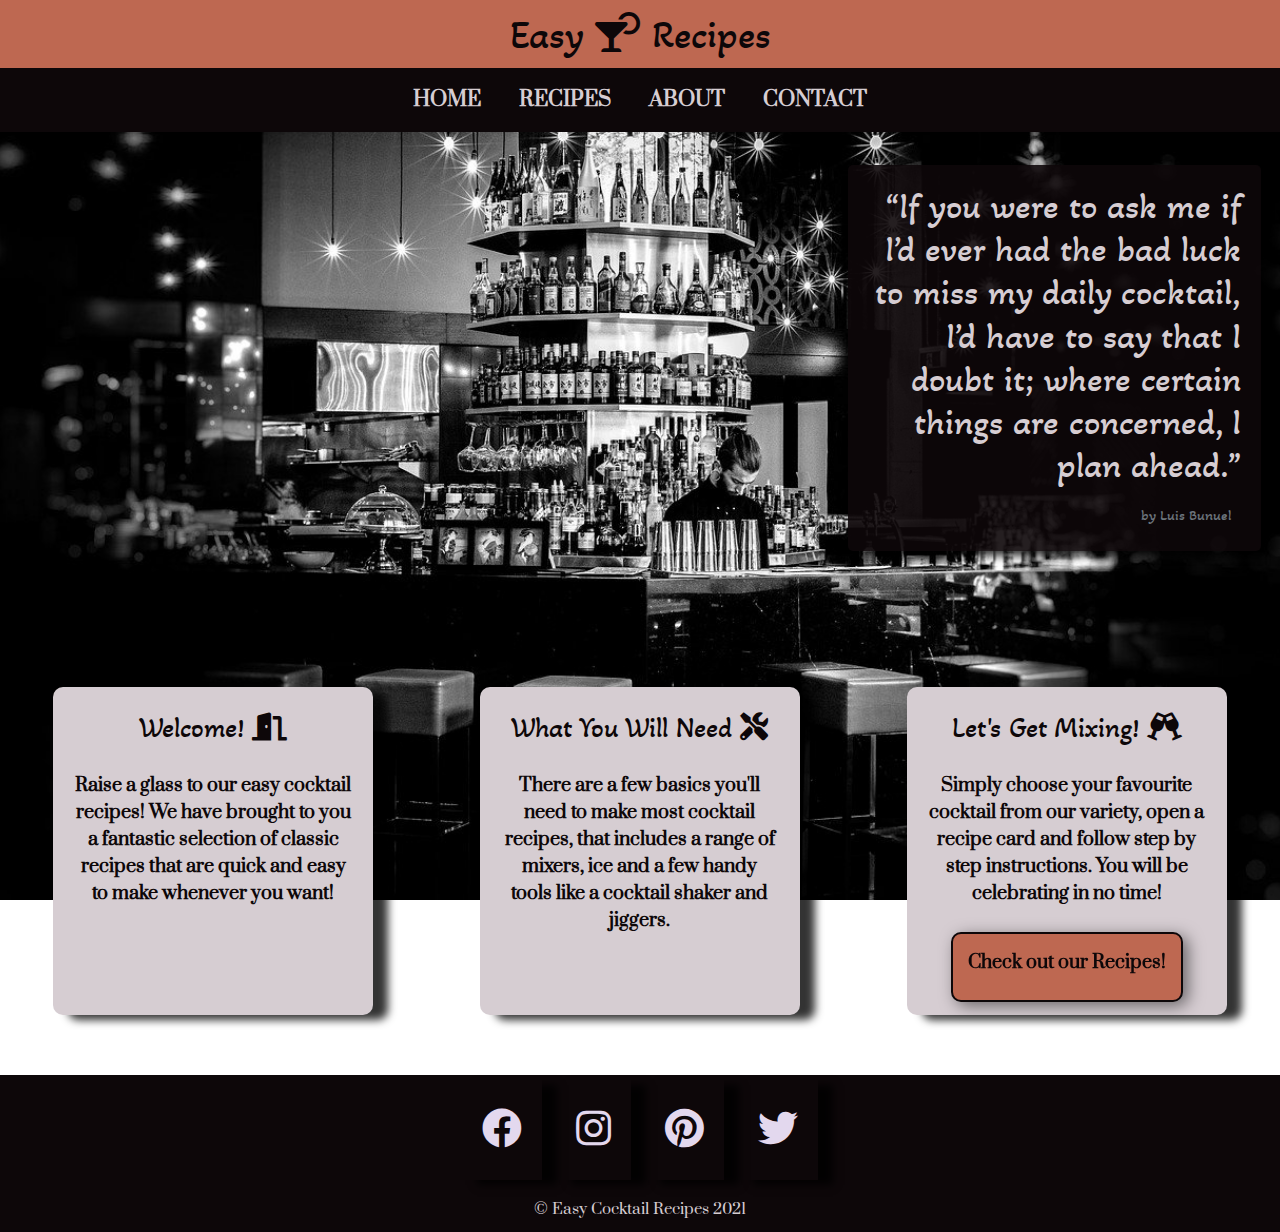
<file: index.html>
<!DOCTYPE html>
<html lang="en">

<head>
    <meta charset="UTF-8">
    <meta name="viewport" content="width=device-width, initial-scale=1.0">
    <meta name="description" content="cocktail recipes">
    <meta name="keywords" content="recipes, drinks, cocktails">
    <meta name="author" content="Marina Shalneva">
    <title>Easy-Cocktail-Recipes</title>
    <link rel="icon" type="image/png" sizes="16x16" href="assets/images/favicon-icon.png">
    <link rel="stylesheet" href="https://cdn.jsdelivr.net/npm/bootstrap@4.6.0/dist/css/bootstrap.min.css">
    <link rel="stylesheet" href="https://use.fontawesome.com/releases/v5.15.2/css/all.css">
    <link rel="stylesheet" href="assets/css/style.css" type="text/css">
</head>

<body>
    <!--Header-->
    <header class="container-fluid">
        <div class="row">
            <h1 class="col-12">
                Easy <i class="fas fa-cocktail" aria-hidden="true"></i><span class="sr-only">Cocktail</span> Recipes
            </h1>
            <!--Navigation-->
            <div class="navigation">
                <button class="toggle-btn ml-auto"><i class="fas fa-bars" aria-hidden="true"></i>
                    <span class="sr-only">Navigation Button</span>
                </button>
                <nav class="col-12">
                    <ul class="navMenu">
                        <li class="navItem">
                            <a class="navLink" href="index.html">Home</a>
                        </li>
                        <li class="navItem">
                            <a class="navLink" href="recipes.html">Recipes</a>
                        </li>
                        <li class="navItem">
                            <a class="navLink" href="about.html">About</a>
                        </li>
                        <li class="navItem">
                            <a class="navLink" href="contact.html">Contact</a>
                        </li>
                    </ul>
                </nav>
            </div>
        </div>
    </header>
    <section class="container-fluid hero-img" id="main">
        <!--Quote-->
        <div class="row">
            <div class="col-12 col-md-12 col-lg-5 ml-lg-auto quote">
                <h2>“If you were to ask me if I’d ever had the bad luck to miss my daily cocktail, I’d have to say that
                    I doubt it; where certain things are concerned, I plan ahead.”
                    <br><span class="text-muted">by Luis Bunuel</span>
                </h2>
            </div>
            <!--Call Outs-->
            <div class="row call-outs">
                <div class="col-12 col-md-5 col-lg-3 call-out">
                    <h2 class="sub-heading text-center">Welcome! <i class="fas fa-door-open"
                            aria-hidden="true"></i><span class="sr-only">open-door</span></h2>
                    <p class="text-center">Raise a glass to our easy cocktail recipes! We have brought to you a
                        fantastic
                        selection of classic recipes that are quick and easy to make whenever you want!
                    </p>
                </div>
                <div class="col-12 col-md-5 col-lg-3 call-out" id="call-out-2">
                    <h2 class="sub-heading text-center">What You Will Need <i class="fas fa-tools"
                            aria-hidden="true"></i><span class="sr-only">tools</span></h2>
                    <p class="text-center">There are a few basics you'll need to make most cocktail recipes, that
                        includes a
                        range of mixers, ice and a few handy tools like a cocktail shaker and jiggers.
                    </p>
                </div>
                <div class="col-12 col-md-5 offset-md-3 col-lg-3 offset-lg-0 call-out" id="call-out-3">
                    <h2 class="sub-heading text-center">Let's Get Mixing! <i class="fas fa-glass-cheers"
                            aria-hidden="true"></i><span class="sr-only">glass-cheers</span></h2>
                    <p class="text-center">Simply choose your favourite cocktail from our variety, open a
                        recipe card and follow step by step instructions. You will be celebrating in no time!
                    </p>
                    <div class="action">
                        <a class="navLink action-btn" href="recipes.html">Check out our Recipes!</a>
                    </div>
                </div>
            </div>
        </div>
    </section>
    <!--Footer-->
    <footer class="container-fluid">
        <div class="row">
            <div class="col-12">
                <ul class="social-icons">
                    <li>
                        <a href="https://www.facebook.com/" target="_blank" rel="noreferrer">
                            <i class="fab fa-facebook" aria-hidden="true"></i><span class="sr-only">Facebook</span></a>
                    </li>
                    <li>
                        <a href="https://www.instagram.com/" target="_blank" rel="noreferrer">
                            <i class="fab fa-instagram" aria-hidden="true"></i><span
                                class="sr-only">Instagram</span></a>
                    </li>
                    <li>
                        <a href="https://www.pinterest.co.uk/" target="_blank" rel="noreferrer">
                            <i class="fab fa-pinterest" aria-hidden="true"></i><span class="sr-only">Pintrest</span></a>
                    </li>
                    <li>
                        <a href="https://twitter.com/" target="_blank" rel="noreferrer">
                            <i class="fab fa-twitter" aria-hidden="true"></i><span class="sr-only">Twitter</span></a>
                    </li>
                </ul>
            </div>
        </div>
        <!--Copy Rights-->
        <div class="row">
            <div class="col text-center copy-rights">
                <span>&copy; Easy Cocktail Recipes 2021</span>
            </div>
        </div>
    </footer>
    <script src="https://code.jquery.com/jquery-3.5.1.min.js"></script>
    <script src="assets/js/script.js"></script>
</body>

</html>
</file>
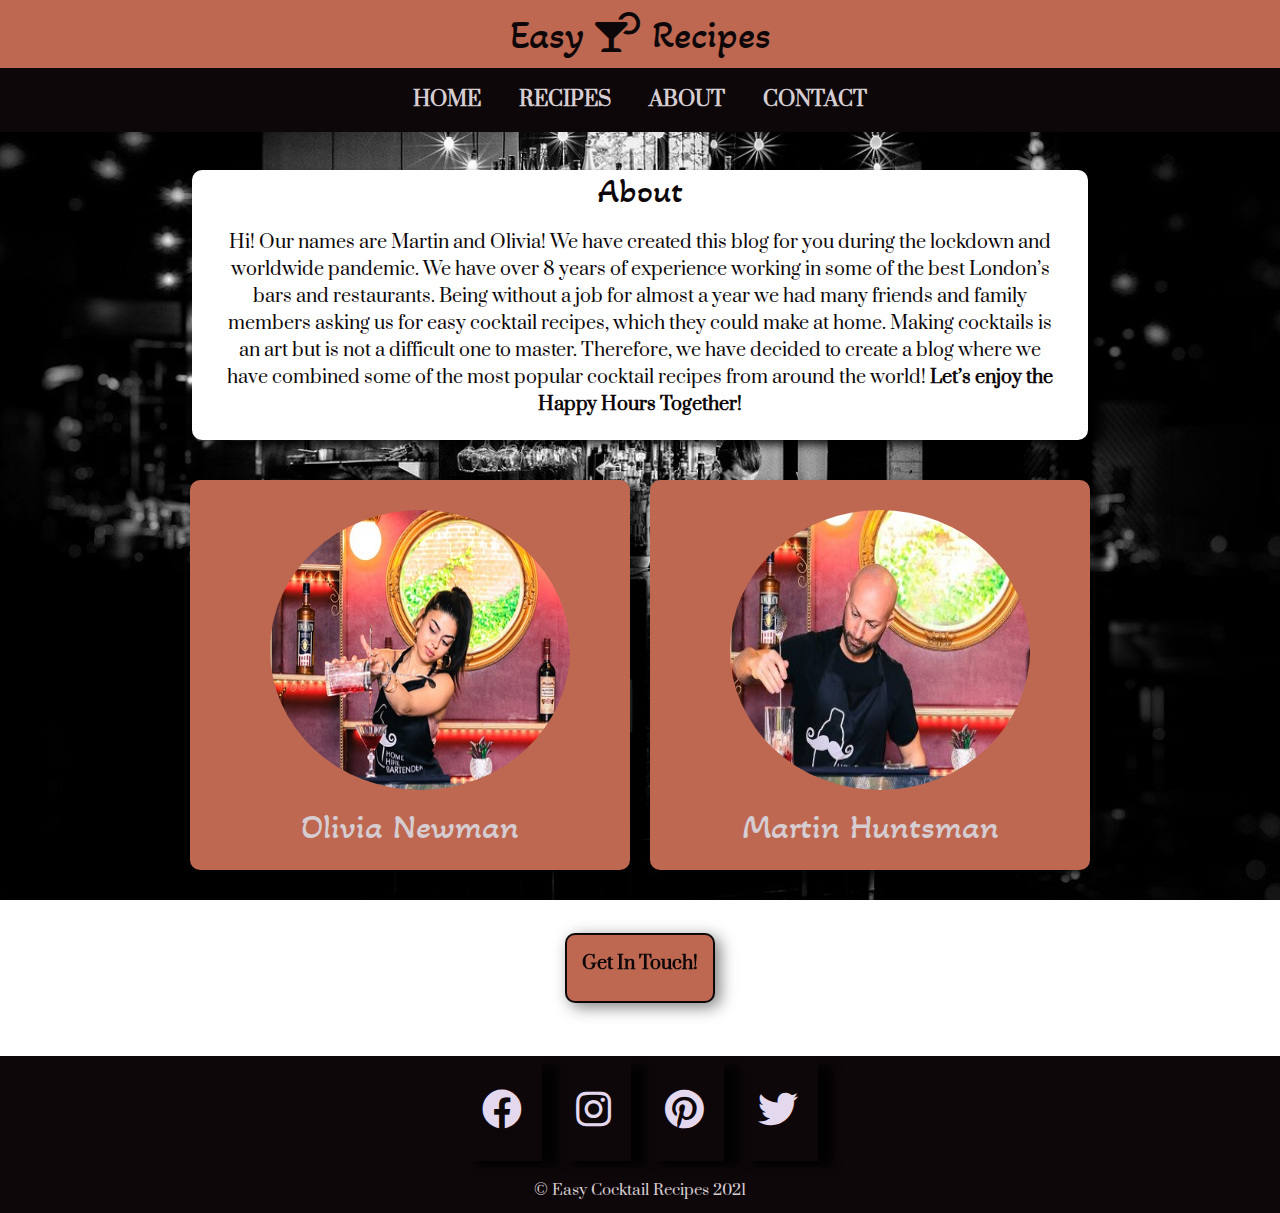
<file: about.html>
<!DOCTYPE html>
<html lang="en">

<head>
    <meta charset="UTF-8">
    <meta name="viewport" content="width=device-width, initial-scale=1.0">
    <meta name="description" content="cocktail recipes">
    <meta name="keywords" content="recipes, drinks, cocktails">
    <meta name="author" content="Marina Shalneva">
    <title>Easy-Cocktail-Recipes</title>
    <link rel="icon" type="image/png" sizes="16x16" href="assets/images/favicon-icon.png">
    <link rel="stylesheet" href="https://cdn.jsdelivr.net/npm/bootstrap@4.6.0/dist/css/bootstrap.min.css">
    <link rel="stylesheet" href="https://use.fontawesome.com/releases/v5.15.2/css/all.css">
    <link rel="stylesheet" href="assets/css/style.css" type="text/css">

</head>

<body>
    <!--Header-->
    <header class="container-fluid">
        <div class="row">
            <h1 class="col-12">
                Easy <i class="fas fa-cocktail" aria-hidden="true"></i><span class="sr-only">Cocktail</span> Recipes
            </h1>
            <!--Navigation-->
            <div class="navigation">
                <button class="toggle-btn ml-auto" aria-hidden="true"><i class="fas fa-bars"></i>
                    <span class="sr-only">Navigation Button</span>
                </button>
                <nav class="col-12">
                    <ul class="navMenu">
                        <li class="navItem">
                            <a class="navLink" href="index.html">Home</a>
                        </li>
                        <li class="navItem">
                            <a class="navLink" href="recipes.html">Recipes</a>
                        </li>
                        <li class="navItem">
                            <a class="navLink" href="about.html">About</a>
                        </li>
                        <li class="navItem">
                            <a class="navLink" href="contact.html">Contact</a>
                        </li>
                    </ul>
                </nav>
            </div>
        </div>
    </header>
    <!--About content -->
    <section class="container-fluid about">
        <div class="row">
            <div class="col-12 about-box">
                <h2 class="text-center">About</h2>
                <p class="text-center">
                    Hi! Our names are Martin and Olivia! We have created this blog for you during the lockdown and
                    worldwide pandemic. We have over 8 years of experience working in some of the best London’s bars and
                    restaurants. Being without a job for almost a year we had many friends and family members asking us
                    for easy cocktail recipes, which they could make at home.
                    Making cocktails is an art but is not a difficult one to master. Therefore, we have decided to
                    create a blog where we have combined some of the most popular cocktail recipes from around the
                    world!
                    <strong>Let’s enjoy the Happy Hours Together!</strong>
                </p>
            </div>
        </div>
        <!---Individual Information-->
        <div class="row justify-content-center">
            <div class="col-12 col-md-5 col-lg-4 bioDiv" id="bio-1">
                <!--Olivia Newman Bio-->
                <img src="./assets/images/barlady-olivia.png" class="img-bartender-1"
                    alt="a women bartender making a cocktail">
                <h3 class="text-center" id="headingOlivia">Olivia Newman</h3>
                <h4 class="hidden bio">Work Experience:</h4>
                <p class="hidden bio">
                    Head bartender at <a href="https://barnightjar.com/" target="_blank" rel="noreferrer">Nightjar
                        cocktail-bar</a> in London, I have also worked for 3 years in
                    <a href="http://www.thehansonbuilding.com/hansons-shoe-repair/" target="_blank"
                        rel="noreferrer">Hanson’s Shoe Repair </a>
                    cocktail bar in Orlando where I grew up before immigrating to London. Whilst traveling, I have
                    gained a
                    fantastic knowledge of international cocktail recipes and spirits. I love blind cocktail tasting!
                </p>
                <h4 class="hidden bio">When I am not mixing:</h4>
                <p class="hidden bio">I love exploring new places. Most of the time when I am not working you can find
                    me in the
                    Caribbean exploring different cultures, sun-bedding and trying local cocktails!
                </p>
                <div class="bio-social hidden" id="solialLinks1">
                    <a href="https://www.pinterest.co.uk/" target="_blank" rel="noreferrer" class="socialLink">
                        <i class="fab fa-pinterest-square" aria-hidden="true"></i>
                        <span class="sr-only">Pintrest</span>
                    </a>
                    <a href="https://www.linkedin.com/" target="_blank" rel="noreferrer" class="socialLink">
                        <i class="fab fa-linkedin" aria-hidden="true"></i>
                        <span class="sr-only">Linked In</span>
                    </a>
                    <a href="https://www.instagram.com/" target="_blank" rel="noreferrer" class="socialLink">
                        <i class="fab fa-instagram-square" aria-hidden="true"></i>
                        <span class="sr-only">Instagram</span>
                    </a>
                </div>
                <button id="closeO" class="close-btn hidden"><i class="fas fa-angle-double-up" aria-hidden="true"></i>
                    <span class="sr-only">Button to close current section</span>
                </button>
            </div>

            <div class="col-12 col-md-5 col-lg-4 bioDiv" id="bio-2">
                <!--Martin Huntsman Bio-->
                <img src="./assets/images/bartender-martin.png" class="img-bartender-2"
                    alt="a men bartender pouring a cocktail">
                <h3 class="text-center" id="headingMartin">Martin Huntsman</h3>
                <h4 class="hidden bio-2">Work Experience:</h4>
                <p class="hidden bio-2">Professional bartender with 5+ years of experience at some of the best bars in
                    London
                    <a href="https://www.oriolebar.com/" target="_blank" rel="noreferrer">Oriole Bar</a> and
                    <a href="https://www.thecocktailtradingco.co.uk/" target="_blank" rel="noreferrer">The Cocktail
                        Trading Co.</a>. Knowledge of over 100 cocktail recipes and invented 3 new mixed beverage
                    recipes
                    which increased bar revenue by 5% combined. I love experimenting and inventing new cocktail recipes!
                </p>
                <h4 class="hidden bio-2">When I am not mixing:</h4>
                <p class="hidden bio-2">I love the great outdoors and usually take my annual
                    vacation in Canada, where I explore the Rocky Mountains and take canoe trips up the Keele River.
                </p>
                <div class="bio-social hidden" id="socialLinks2">
                    <a href="https://www.pinterest.co.uk/" target="_blank" rel="noreferrer" class="socialLink">
                        <i class="fab fa-pinterest-square" aria-hidden="true"></i>
                        <span class="sr-only">Pintrest</span>
                    </a>
                    <a href="https://www.linkedin.com/" target="_blank" rel="noreferrer" class="socialLink">
                        <i class="fab fa-linkedin" aria-hidden="true"></i>
                        <span class="sr-only">Linked In</span>
                    </a>
                    <a href="https://www.instagram.com/" target="_blank" rel="noreferrer" class="socialLink">
                        <i class="fab fa-instagram-square" aria-hidden="true"></i>
                        <span class="sr-only">Instagram</span>
                    </a>
                </div>
                <button id="closeM" class="close-btn hidden"><i class="fas fa-angle-double-up" aria-hidden="true"></i>
                    <span class="sr-only">Button to close current section</span>
                </button>
            </div>
        </div>
        <!--Call to Action-->
        <div class="row call-to-action">
            <div class="col-12 action">
                <a class="navLink action-btn" href="contact.html">Get In Touch!</a>
            </div>
        </div>
    </section>
    <!--Footer-->
    <footer class="container-fluid">
        <div class="row">
            <div class="col-12">
                <ul class="social-icons">
                    <li>
                        <a href="https://www.facebook.com/" target="_blank" rel="noreferrer">
                            <i class="fab fa-facebook" aria-hidden="true"></i><span class="sr-only">Facebook</span></a>
                    </li>
                    <li>
                        <a href="https://www.instagram.com/" target="_blank" rel="noreferrer">
                            <i class="fab fa-instagram" aria-hidden="true"></i><span
                                class="sr-only">Instagram</span></a>
                    </li>
                    <li>
                        <a href="https://www.pinterest.co.uk/" target="_blank" rel="noreferrer">
                            <i class="fab fa-pinterest" aria-hidden="true"></i><span class="sr-only">Pintrest</span></a>
                    </li>
                    <li>
                        <a href="https://twitter.com/" target="_blank" rel="noreferrer">
                            <i class="fab fa-twitter" aria-hidden="true"></i><span class="sr-only">Twitter</span></a>
                    </li>
                </ul>
            </div>
        </div>
        <!--Copy Rights-->
        <div class="row">
            <div class="col text-center copy-rights">
                <span>&copy; Easy Cocktail Recipes 2021</span>
            </div>
        </div>
    </footer>
    <script src="https://code.jquery.com/jquery-3.5.1.min.js"></script>
    <script src="assets/js/script.js"></script>
    <script src="assets/js/about.js"></script>
</body>

</html>
</file>
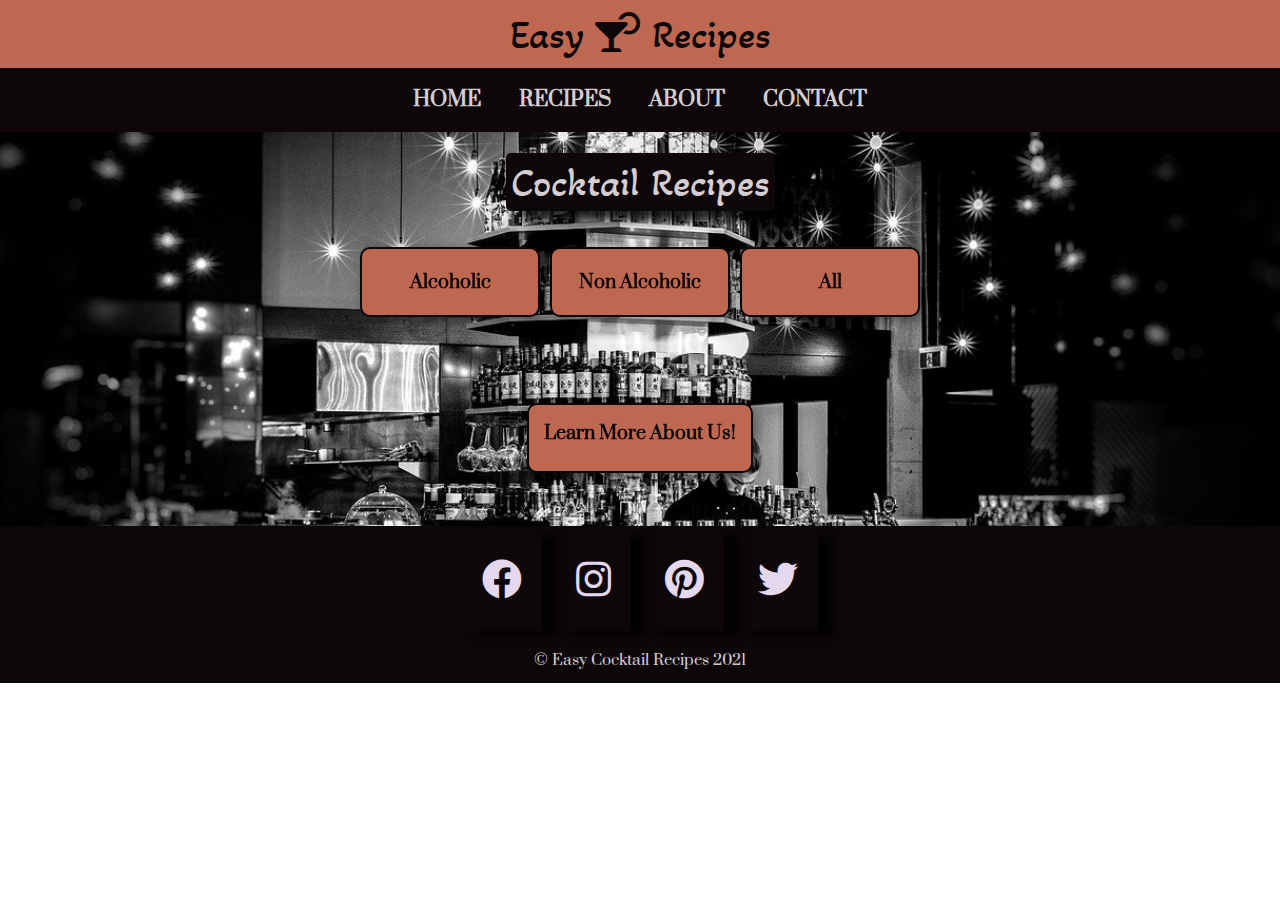
<file: recipes.html>
<!DOCTYPE html>
<html lang="en">

<head>
    <meta charset="UTF-8">
    <meta name="viewport" content="width=device-width, initial-scale=1.0">
    <meta name="description" content="cocktail recipes">
    <meta name="keywords" content="recipes, drinks, cocktails">
    <meta name="author" content="Marina Shalneva">
    <title>Easy-Cocktail-Recipes</title>
    <link rel="icon" type="image/png" sizes="16x16" href="assets/images/favicon-icon.png">
    <link rel="stylesheet" href="https://cdn.jsdelivr.net/npm/bootstrap@4.6.0/dist/css/bootstrap.min.css">
    <link rel="stylesheet" href="https://use.fontawesome.com/releases/v5.15.2/css/all.css">
    <link rel="stylesheet" href="assets/css/style.css" type="text/css">
</head>

<body>
    <!--Header-->
    <header class="container-fluid">
        <div class="row">
            <h1 class="col-12">
                Easy <i class="fas fa-cocktail" aria-hidden="true"></i><span class="sr-only">Cocktail</span> Recipes
            </h1>
            <!--Navigation-->
            <div class="navigation">
                <button class="toggle-btn ml-auto"><i class="fas fa-bars" aria-hidden="true"></i>
                    <span class="sr-only">Navigation Button</span>
                </button>
                <nav class="col-12">
                    <ul class="navMenu">
                        <li class="navItem">
                            <a class="navLink" href="index.html">Home</a>
                        </li>
                        <li class="navItem">
                            <a class="navLink" href="recipes.html">Recipes</a>
                        </li>
                        <li class="navItem">
                            <a class="navLink" href="about.html">About</a>
                        </li>
                        <li class="navItem">
                            <a class="navLink" href="contact.html">Contact</a>
                        </li>
                    </ul>
                </nav>
            </div>
        </div>
    </header>
    <!--Code taken from Bootstrap for responsive grid system and automatic margins-->
    <!--Main Section-->
    <section class="container-fluid recipe-page">
        <div class="row">
            <div class="col">
                <h2 class="text-center">Cocktail Recipes</h2>
            </div>
        </div>
        <!--Filter Buttons-->
        <div class="row">
            <div class="col text-center filter-div">
                <button class="action-btn filter-btn" onclick="byCategory('Alcoholic')">Alcoholic</button>
                <button class="action-btn filter-btn" onclick="byCategory('Non alcoholic')">Non Alcoholic</button>
                <button class="action-btn filter-btn" onclick="byCategory('All')">All</button>
            </div>
        </div>
        <!--Cocktail Recipe Cards-->
        <div class="row" id="cocktail-list">
        </div>
        <!--Call to Action Button-->
        <div class="row call-to-action">
            <div class="col-12 action">
                <a class="navLink action-btn" href="about.html">Learn More About Us!</a>
            </div>
        </div>
    </section>
    <!--Footer-->
    <footer class="container-fluid">
        <div class="row">
            <div class="col-12">
                <ul class="social-icons">
                    <li>
                        <a href="https://www.facebook.com/" target="_blank" rel="noreferrer">
                            <i class="fab fa-facebook" aria-hidden="true"></i><span class="sr-only">Facebook</span></a>
                    </li>
                    <li>
                        <a href="https://www.instagram.com/" target="_blank" rel="noreferrer">
                            <i class="fab fa-instagram" aria-hidden="true"></i><span
                                class="sr-only">Instagram</span></a>
                    </li>
                    <li>
                        <a href="https://www.pinterest.co.uk/" target="_blank" rel="noreferrer">
                            <i class="fab fa-pinterest" aria-hidden="true"></i><span class="sr-only">Pintrest</span></a>
                    </li>
                    <li>
                        <a href="https://twitter.com/" target="_blank" rel="noreferrer">
                            <i class="fab fa-twitter" aria-hidden="true"></i><span class="sr-only">Twitter</span></a>
                    </li>
                </ul>
            </div>
        </div>
        <!--Copyrights Div-->
        <div class="row">
            <div class="col text-center copy-rights">
                <span>&copy; Easy Cocktail Recipes 2021</span>
            </div>
        </div>
    </footer>
    <script src="https://code.jquery.com/jquery-3.5.1.min.js"></script>
    <script src="assets/js/script.js"></script>
    <script src="assets/js/recipes.js"></script>
</body>

</html>
</file>
<file: assets/css/style.css>
@import url('https://fonts.googleapis.com/css2?family=Akaya+Telivigala&family=Prata&display=swap');

/*******General Styling********/
html {
    font-size: 62.5%;
    position: relative; 
    min-height: 100vh; 
    scroll-behavior: smooth;
}

body {
    margin: 0;
    padding: 0;
    font-size: 1.8rem;
    font-family: 'Prata', serif;
    color: #0d0709;
}

.row {
    margin: 0;
}

.container-fluid {
    padding: 0;
}

h1, h2, h3, h4, h5, h6 {
  font-family: 'Akaya Telivigala', cursive;
}

/**Additional Classes**/
.text-center {
    text-align: center;
}

.hidden {
    display: none;
}

/**Main Heading Logo**/
header {
    margin: 0;
    padding: 0;
    position: fixed;
    z-index: 2;
    height: 10vh;
}

h1 {
    text-align: center;
    font-size: 4rem;
    padding: 10px 0px;
    color:#0d0709;
    background-color: #be6851;
}

/**Navigation**/

.navigation {
    width: 100%;
    background-color: #0d0709;
    margin-top: -5px;
    padding: 0px;
}

.navMenu {
  list-style-type: none;
  list-style: none;
  margin: 0;
  padding: 0;
  text-align: center;
}

.navItem {
    display: inline;
    margin: 5px auto;
    text-decoration: none;
}

.navItem a {
  display: inline-block;
  text-transform: uppercase;
  color:  #d6cdd2;
  text-align: center;
  padding: 12px;
  text-decoration: none;
  margin: 10px auto;
  font-size: 20px;
  font-weight: 700;
  margin: 5px;
}

.navItem a:hover,
.active,
.navItem a:active {
    color: #b00f16;
    background-color: #d6cdd2;
    border-radius: 10%;
}

.toggle-btn {
    position: relative;
    top: -5.2rem;
    flex-direction: column;
    justify-content: space-between;
    width: 32px;
    height: 21px;
    display: none;
    padding: 5px;
    border: none;
    width: 50px;
    height: 50px;
    font-size: 3rem;
    border-radius: 10px;
    background-color: #be6851;
}



/*Hero Image*/


.quote {
    padding: 8rem 1rem 2rem 10rem;
    margin: 8rem 0.4rem 0.3rem 0.3rem;
}


.quote h2 {
   color: #d6cdd2;
   font-size: 3.6rem;
   font-weight: 500;
   text-align: end;
   padding: 20px;
   margin: 5px;
   background-color: rgba(13, 7, 9, 0.9); 
   border-radius: 5px;
   box-shadow:  15px 5px 8px rgba(0, 0, 0, 0.8);
}

/************Code taken from css-tricks.com/perfect-full-page-background-image******************************/
.hero-img,
.about,
.recipe-page,
.contact-form {
  background: url("../images/bar-hero-img.jpg") no-repeat center center fixed; 
  background-size: cover;
}

#main,
.error-page {
    min-height: 90vh;
    max-height: fit-content;
}

.call-outs {
    margin-top: 7.8rem;
    margin-bottom: 3rem;
}

.call-out {
    background-color: #d6cdd2;
    width: 25%;
    margin: 30px auto;
    padding: 10px;
    border-radius: 10px;
    box-shadow:  15px 5px 8px rgba(0, 0, 0, 0.8);
}

.sub-heading {
    text-align: center;
    font-size: 2.8rem;
    padding: 10px 5px;
    margin: 5px 2px;
    color:#0d0709;
}

.call-out p {
  padding: 12px;
  font-weight: 600;
}

.action {
    display: flex;
    justify-content: center;
}

.action-btn {
    padding: 15px;
    background-color: #be6851;
    border: 2px solid #0d0709;
    max-width: 90%;
    height: 70px;
    margin: 3px;
    border-radius: 10px;
    filter: drop-shadow(5px 4px 8px rgba(0, 0, 0, 0.5));
    color: #0d0709;
    font-size: 18px;
    font-weight: 600;  
    text-decoration: none; 
}


.action-btn:hover {
   background-color: #0d0709;
   color: #d6cdd2;
   text-decoration: none; 
}

.call-to-action {
    margin-top: 5rem;
    padding-bottom: 5rem;
}

/*******About*****/



.about-box {
    max-width: 70%;
    height: fit-content;
    background-color: white;
    margin: 17rem auto 3rem auto;
    border-radius: 10px;
    box-shadow:  15px 5px 8px rgba(0, 0, 0, 0.8);
}

.about-box h2 {
    color: #0d0709;
    font-size: 3.5rem;
}

.about-box p {
  padding: 12px;
  font-weight: 500;
}

.bio-2 a,
.bio a {
    color: #0d0709;
    font-weight: bold;
    text-decoration: none;
}

.bio-2 a:hover, 
.bio a:hover {
   color: #d6cdd2;
   background-color: rgba(13, 7, 9, 0.4);
}

#bio-1,
#bio-2 {
    max-height: fit-content;
    background-color: #be6851;
    display: inline-block;
    padding: 20px;
    margin: 10px;
    align-content: center;
    border-radius: 10px;
    box-shadow:  15px 5px 8px rgba(0, 0, 0, 0.8);   
    max-width: 440px;
}



.img-bartender-1,
.img-bartender-2 {
    width: 300px;
    height: 280px;
    border-radius: 50%;
    margin: 10px 60px;
    cursor: pointer;
}

#bio-1 h3,
#bio-2 h3 {
   text-align: center;
    font-size: 3.5rem;
    padding: 5px 0px;
    margin: 1px 0px;
    color: #d6cdd2;
    cursor: pointer;
}

#bio-1 h4,
#bio-2 h4 {
    text-align: center;
    font-size: 3rem;
    padding: 10px 0px;
    margin: 5px 0px;
    color: #0d0709;

}

.bio-social {
    padding: 1rem;
    margin: 0.5rem auto;
    text-align: center;
}

.socialLink {
    color: #d6cdd2;
    text-decoration: none;
}


.socialLink i {
    font-size: 4rem;
    padding: 0.8rem;
    margin: 1rem;
    color: #d6cdd2;
    text-decoration: none;
}

.socialLink i:hover {
    color: rgba(13, 7, 9, 0.5);
}

.close-btn {
    background-color:  rgba(13, 7, 9, 0.5);
    width: 50px;
    height: 50px;
    border-radius: 50%;
    margin-left: 80%;
    padding: 10px;
    margin-top: 1rem;
    bottom: 50px;
}

.close-btn i {
  color: #d6cdd2;
  font-size: 25px;
}

.close-btn:hover {
    background-color: #b00f16;
}
/*****contact*****/

.contact-form {
    padding-top: 15rem;
}

.contact-heading {
    padding: 20px 10px;
    margin: 10rem auto 4rem auto;
    max-width: 80%;
    height: auto;
    background-color:  rgba(0, 0, 0, 0.8);
}

.contact-heading h2 {
    color: #d6cdd2;
    font-size: 3.5rem;
    padding: 1rem;
    margin: 1rem;
}

.form {
    max-width: 70%;
    height: auto;
    align-self: center;
    background-color: #d6cdd2;
    padding: 20px 60px;
    margin: 10px auto;
    margin-bottom: 3rem;
    border: solid 2px;
    border-radius: 5px;
    box-shadow:  15px 10px 8px rgba(0, 0, 0, 0.8);
}

.contact-form p {
    color: #d6cdd2;
    padding: 12px;
    font-weight: 600;
}

label {
    color: #0d0709;
    padding: 12px;
    font-family: 'Prata', serif;
    font-size: 18px;
    font-weight: bolder;
    display: block;
    text-align: center;
}

input,
textarea {
    display: block;
    margin: 5px auto;
    width: 90%;
    height: auto;
    border: solid 3px #0d0709;
    border-radius: 5px;
}



input[type="submit"] {
    width: 200px;
    background-color: #be6851;
    font-family: 'Akaya Telivigala', cursive;
    font-size: 35px;
    padding: 10px;
    color: #0d0709;
}

input[type="submit"]:hover {
    background-color: #0d0709;
    color: #d6cdd2;
}

/*****Recipes*****/

.recipe-page {
    padding-top: 15rem;
}

.recipe-page h2 {
    font-size: 40px;
    padding: 5px;
    margin: 3px auto;
    color: #d6cdd2;
    font-weight: 500;
    background-color: #0d0709;
    width: fit-content;
    border-radius: 5px;
    box-shadow:  15px 10px 8px rgba(0, 0, 0, 0.8);
}

.card {
    
    background-color: #d6cdd2;
    padding: 10px;
    margin: 20px;
    box-shadow:  15px 10px 8px rgba(0, 0, 0, 0.8);
}

.card-body h3 {
    font-size: 2.5rem;
    padding: 5px;
    margin: 3px auto;
    color: #b00f16;
    font-weight: 400;
    text-align: center;
    cursor: pointer;

}

.card-body h4 {
    font-size: 2.5rem;
    padding: 5px;
    margin: 3px auto;
    color: #0d0709;
    font-weight: 400;
}

.list-group-item {
   background-color: #be6851;
   border: solid 3px #0d0709;
   color: #0d0709;
   padding: 5px;
   margin: 3px;
}

.card-text {
   color: #0d0709;
   padding: 5px;
   margin: 3px;
}

.fa-star {
    font-size: 2.1rem;
    padding: 0.2rem;
    margin: 0.2rem;
    border: 2px solid black;
    color: rgba(13, 7, 9, 0.4);
    position: relative;

}

.filter-div {
    padding: 20px;
    margin: 10px;
}

.filter-btn {
    display: inline-block;
    width: 18rem;
}

/***404.html***/



.error-page{
  background: url("../images/404-background-img.jpg") no-repeat center center fixed; 
  background-size: cover;
}

.error-page i {
    color: #0d0709;
    margin: 1rem;
}

.error-page h2 {
    color: #0d0709;
    margin: 15rem 1rem 2rem 1rem;
    font-size: 5rem;
    padding: 0.5rem;
}

.error-page h3 {
    font-size: 3rem;
    padding: 0.5rem;
    margin: 1rem;
}

.link-div {
   margin: auto;
   display: flex;
   justify-content: center;
}

.home-btn {
    width: 200px;
    height: 80px;
    margin: 5rem;
    padding: 0.2rem;
    border: 3px solid #0d0709;
    border-radius: 8%;
    background-color: #be6851;

}

.home-btn a {
    font-family: 'Akaya Telivigala', cursive;
    font-size: 35px;
    padding: 10px;
    color: #0d0709;
    text-decoration: none;
   
}


.home-btn a:hover {
    color: #d6cdd2; 
}

/*****Footer*****/

footer {
    height: fit-content;
    min-height: 10vh;
    width: 100%;
    background: #0d0709;
    padding: 5rem;
    
}

.floating-footer {
    background-color: black;
}

.social-icons {
  list-style-type: none;
  list-style: none;
  margin: 0;
  padding: 0;
  text-align: center;
  width: 100%
}

.social-icons li {
    display: inline-block;
    position: relative;
    padding: 20px;
    margin: 5px;
    color:  #d6cdd2;
    font-size: 40px;
    box-shadow:  15px 5px 8px rgba(0, 0, 0, 0.8);
}

.social-icons li a {
    color: #e3d8ee;
}

.social-icons li a:hover {
    color: #b00f16;
    background-color: #d6cdd2;
    border-radius: 10%;
    padding: 10px;
}

.copy-rights{
    margin: 1rem;
}
    
span {
    color: #d6cdd2;
    font-size: 1.5rem;
    padding: 1rem;
    margin: 2rem auto;
}



/*******Media Queries*****/

@media screen and (max-width: 575.98px) {
    .social-icons li {
        padding: 5px;
    }

    .call-outs {
        width: 100%;
        padding: 10px;
        margin-top: 5rem;
    }

    .quote {
        width: 100%;
        margin: 10rem auto 3rem auto;
        padding: 5px;
        border: solid 5px #0d0709;
    }

    .quote h2 {
        font-size: 2.5rem;
        text-align: center;
    }


    .error-page h2 {
        font-size: 3rem;
        margin-top: 8rem;
    }

    .error-page h3 {
        font-size: 2.8rem;
    }

    .link-div {
        margin-top: 5rem;
    }

}

@media screen and (max-width: 991.98px) {

   .call-out {
    width: 30%;
    margin-top: 10rem;
    margin-bottom: 20px;
    border: 2px solid transparent; 
    padding: 2px;
    }

    .call-outs {
        margin-top: 7rem;
    }

    .quote h2 {
        font-size: 3.2rem;
    }

    #bio-1,
    #bio-2 {
         max-width: 330px;
        
    }

    .img-bartender-1,
    .img-bartender-2 {
        margin: 10px auto;
    }

    .closeO {
        margin-top: 3rem;
    }

    .closeM {
        margin-top: 5rem;
    }

    .filter-btn {
        width: 160px;
        padding: 2px;
       
    }

    .filter-div {
        margin-top: 3rem;
        width: 100%;
        padding: 5px;
    }

  
}



@media screen and (max-width: 765px) {
     .toggle-btn {
         display: flex;
     }

     .navItem {
         display: none;
         width: 100%;
     }

     nav {
         flex-direction: column;
         align-items: flex-start;
     }

     .navMenu {
         width: 100%;
         flex-direction: column;
         margin-top: -5rem;
     }

     .navItem {
         text-align: right;
         align-items: flex-start;
     }

     .navItem a {
         padding: 0px;
     }

     .active {
         color: #d6cdd2;
         background-color: rgba(13, 7, 9, 0.5);
         border-radius: 10%;

     }

    .navItem a:hover {
    color: #b00f16;
    background-color: #d6cdd2;
    border-radius: 10%;
    width: 100%;
    border-radius: 2px;
    }

    .navigation {
        z-index: 1;
       background-color: transparent;
    }

    .form {
        width: 90%;
        padding: 10px;
    }

    .quote h2 {
        font-size: 2.5rem;
        text-align: center;
    }

 

}
</file>
